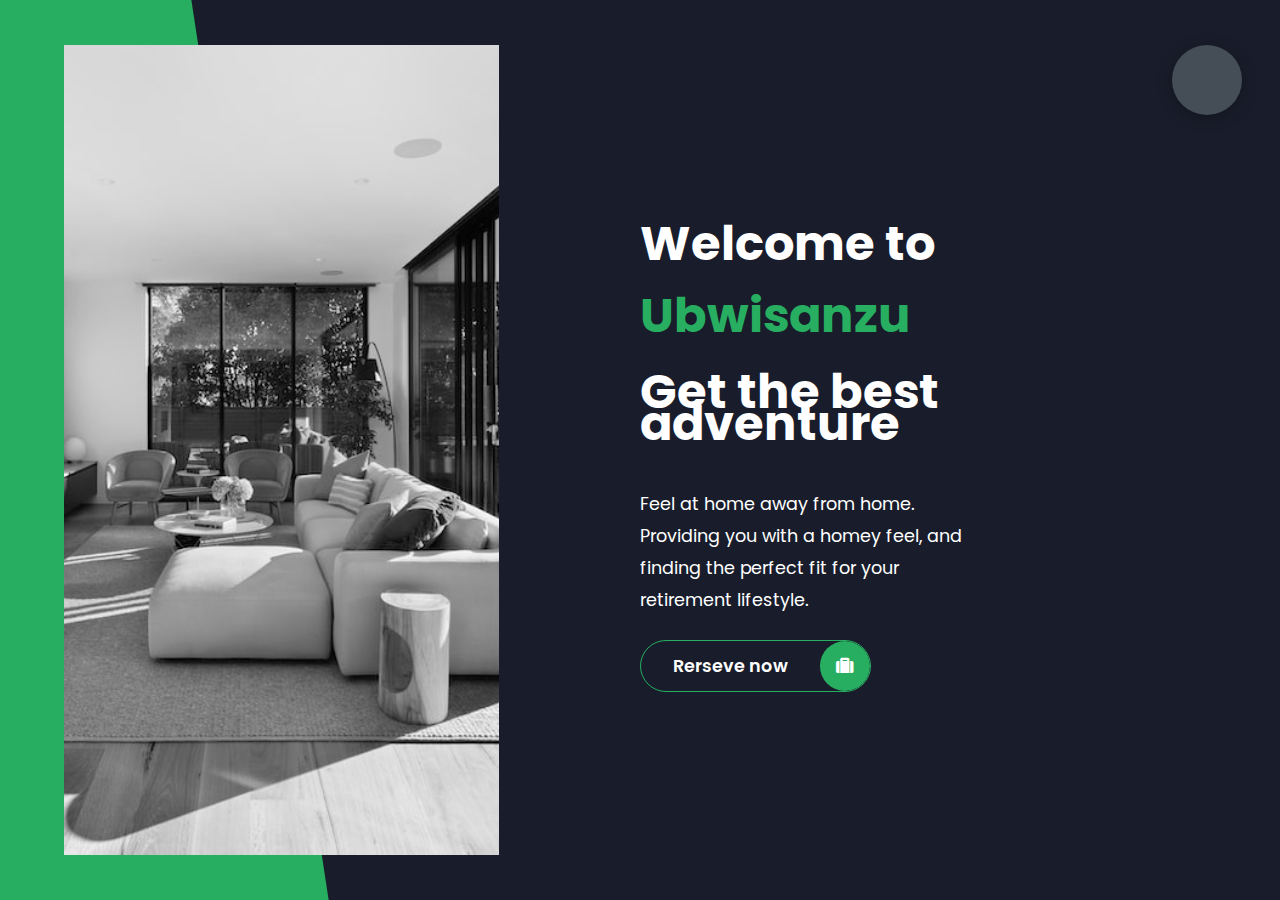
<file: index.html>
<!-- The following HTML code defines the basic structure of the Ubwisanzu website -->
<html lang="en">
<head>
    <!-- Meta tags for character encoding and responsiveness -->
    <meta charset="UTF-8">
    <meta name="viewport" content="width=device-width, initial-scale=1.0">

    <!-- Title of the website -->
    <title>Ubwisanzu</title>

    <!-- Link to the external CSS stylesheet -->
    <link rel="stylesheet" href="styles/styles.css">

    <!-- Link to Google Fonts and Font Awesome icons -->
    <link rel="preconnect" href="https://fonts.googleapis.com">
    <link rel="preconnect" href="https://fonts.gstatic.com" crossorigin>
    <link rel="stylesheet" href="https://cdnjs.cloudflare.com/ajax/libs/font-awesome/5.15.4/css/all.min.css" integrity="sha512-1ycn6IcaQQ40/MKBW2W4Rhis/DbILU74C1vSrLJxCq57o941Ym01SwNsOMqvEBFlcgUa6xLiPY/NS5R+E6ztJQ==" crossorigin="anonymous" referrerpolicy="no-referrer" />
    <link href="https://fonts.googleapis.com/css2?family=Poppins:wght@400;500;600;700;800&display=swap" rel="stylesheet">
</head>
<body>
    
    <!-- Header section with the main content -->
    <header class="container header active" id="home">
        <!-- Header content with left and right sides -->
        <div class="header-content">
            <!-- Left side of the header with a shape and an image -->
            <div class="left-header">
                <div class="h-shape"></div>
                <div class="image">
                    <img src="image/inside.jpg" alt="">
                </div>
            </div>
            <!-- Right side of the header with a welcome message and a call-to-action button -->
            <div class="right-header">
                <h1 class="name">
                    Welcome to<span> Ubwisanzu</span>
                   <p> Get the best adventure</p>
                    
                </h1>
                <p>
                    Feel at home away from home.     
                Providing you with a homey feel, and
                finding the perfect fit for your retirement lifestyle.
                </p>
                <div class="btn-con">
                    <a href="" class="main-btn">
                        <span class="btn-text">Rerseve now</span>
                        <span class="btn-icon"><i class="fas fa-suitcase"></i></span>
                    </a>
                </div>
            </div>
        </div>
    </header>

    <!-- Main content section -->
    <main>
        <!-- About section with information about the Ubwisanzu web application -->
        <section class="container about" id="about">
            <div class="main-title">
                <h2>About <span>Us</span><span class="bg-text">the stats</span></h2>
            </div>
            <div class="about-container">
                <!-- Left side of the about section with a description and a sign-up button -->
                <div class="left-about">
                    <h4>Information About Ubwisanzu Web Application</h4>
                    <p>
                        Ubwisanzu is a revolutionary web application that aims to simplify and streamline the process of finding and securing your dream retirement home. Our platform caters specifically to retirees, offering a wide range of retirement houses available for both rent and purchase.
                        We understand that choosing the perfect retirement home is a significant decision in one's life. Therefore, Ubwisanzu is designed to provide a user-friendly experience, ensuring that retirees can easily browse through various options, compare features, and make well-informed choices.
                    </p>
                    <div class="btn-con">
                        <a href="#" class="main-btn">
                            <span class="btn-text">Sign Up</span>
                        </a>
                    </div>
                </div>
                <!-- Right side of the about section with statistics and progress bars -->
                <div class="right-about">
                    <div class="about-item">
                        <div class="abt-text">
                            <p class="large-text">10+</p>
                            <p class="small-text">Projects <br /> To Accomplish</p>
                        </div>
                    </div>
                    <!-- More about-item elements with different statistics -->
                    <!-- ... -->
                </div>
            </div>
            <!-- Additional section with key features and progress bars -->
            <!-- ... -->
        </section>

        <!-- Service section with information about provided services -->
        <section class="container" id="service">
            <!-- Title of the service section -->
            <div class="main-title">
                <h2>What <span>Services</span><span class="bg-text">We Provide</span></h2>
            </div>
            <p class="port-text">
                Here are some of the services Ubwisanzu provides.
            </p>
            <!-- Services with images and hover items -->
            <div class="services">
                <div class="service-item">
                    <!-- ... -->
                </div>
                <!-- More service items with different content -->
                <!-- ... -->
            </div>
        </section>

        <!-- Blogs section with information about blog posts -->
        <section class="container" id="blogs">
            <!-- Title of the blogs section -->
            <div class="blogs-content">
                <div class="main-title">
                    <h2>My <span>Blogs</span><span class="bg-text">My Blogs</span></h2>
                </div>
                <!-- Blog posts with images and text -->
                <div class="blogs">
                    <div class="blog">
                        <!-- ... -->
                    </div>
                    <!-- More blog posts with different content -->
                    <!-- ... -->
                </div>
            </div>
        </section>

        <!-- Contact section with contact information and a contact form -->
        <section class="container contact" id="contact">
            <!-- Title of the contact section -->
            <div class="contact-container">
                <div class="main-title">
                    <h2>Contact <span>Us</span><span class="bg-text">Contact</span></h2>
                </div>
                <div class="contact-content-con">
                    <!-- Left side of the contact section with contact information -->
                    <div class="left-contact">
                        <h4>Find our address here</h4>
                        <p>
                            For any inquiries or to visit us in person, please find our address and contacts below:
                        </p>
                        <!-- Contact information with icons -->
                        <div class="contact-info">
                            <div class="contact-item">
                                <!-- ... -->
                            </div>
                            <!-- More contact items with different information -->
                            <!-- ... -->
                        </div>
                        <!-- Contact icons for social media -->
                        <div class="contact-icons">
                            <!-- ... -->
                        </div>
                    </div>
                    <!-- Right side of the contact section with a contact form -->
                    <div class="right-contact">
                        <form action="" class="contact-form">
                            <!-- ... -->
                        </form>
                    </div>
                </div>
            </div>
        </section>
    </main>

    <!-- Controls section for navigation -->
    <div class="controls">
        <!-- ... -->
    </div>

    <!-- Theme button for changing the theme -->
    <div class="theme-btn">
        <!-- ... -->
    </div>

    <!-- JavaScript file -->
    <script src="index.js"></script>
</body>
</html>
</file>
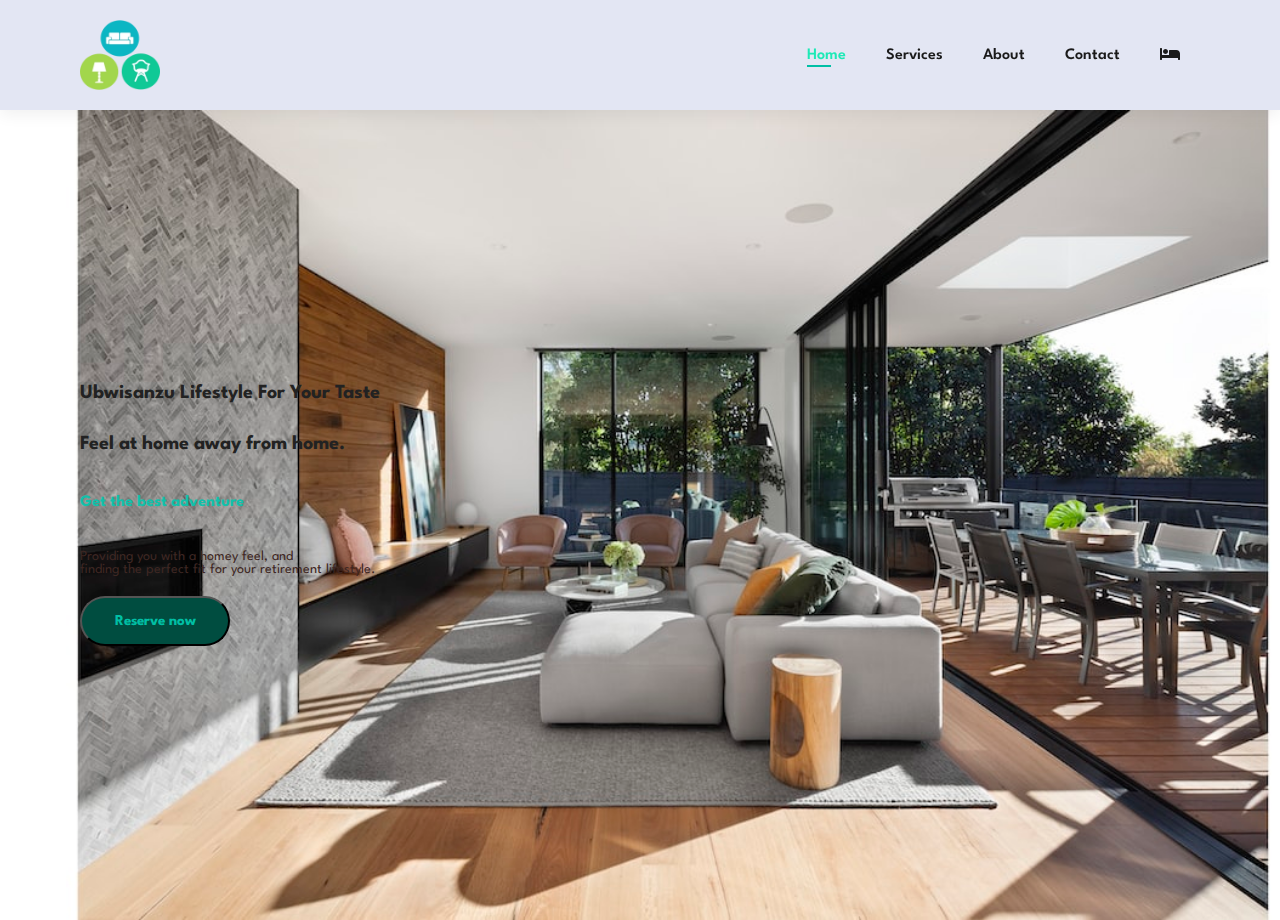
<file: landing.html>
<html lang="en">
<head>
    <meta charset="UTF-8">
    <meta name="viewport" content="width=device-width, initial-scale=1.0">
    <link rel="stylesheet" href="style.css">
    <link rel="stylesheet" href="https://pro.fontawesome.com/releases/v5.10.0/css/all.css" />
    <title>landing page</title>
</head>
<body>
    <section id ="header">
        <a href="#"><img src="assets/image/serenity.webp" alt=""  height="70px" width="80px"></a>
        <div>
            <ul id="navbar">
                <li><a class="active" href="index.html">Home</a></li>
                <li><a href="services.html">Services</a></li>
                <li><a href="about.html">About</a></li>
                <li><a href="contact.html">Contact</a></li>
                <li><a href="house.html"><i class="fa fa-bed" aria-hidden="true"></i></a></li>
            </ul>

        </div>
    </section>
    <section id="hero">
       <h4>Ubwisanzu Lifestyle For Your Taste</h4>
       <h2>Feel at home away from home.</h2>
       <h1>Get the best adventure</h1>
       <p>Providing you with a homey feel, and <br> finding the perfect fit for your retirement lifestyle.</p>
       <button>Reserve now</button>
    </section>
</body>
</html>
</file>
<file: styles/styles.css>
* {
  margin: 0;
  padding: 0;
  box-sizing: border-box;
  list-style: none;
}

:root {
  --color-primary: #191d2b;
  --color-secondary: #27AE60;
  --color-white: #FFFFFF;
  --color-black: #000;
  --color-grey0: #f8f8f8;
  --color-grey-1: #dbe1e8;
  --color-grey-2: #b2becd;
  --color-grey-3: #6c7983;
  --color-grey-4: #454e56;
  --color-grey-5: #2a2e35;
  --color-grey-6: #12181b;
  --br-sm-2: 14px;
  --box-shadow-1: 0 3px 15px rgba(0,0,0,.3);
}

.light-mode {
  --color-primary: #FFFFFF;
  --color-secondary: #F56692;
  --color-white: #454e56;
  --color-black: #000;
  --color-light-blue: #3498db;
  --color-grey-1: var(--color-light-blue);
  --color-grey-2: var(--color-light-blue);
  --color-grey-3: var(--color-light-blue);
  --color-grey-5: var(--color-light-blue);
}


body {
  background-color: var(--color-primary);
  font-family: "Poppins", sans-serif;
  font-size: 1.1rem;
  color: var(--color-white);
  transition: all 0.4s ease-in-out;
}

a {
  display: inline-block;
  text-decoration: none;
  color: inherit;
  font-family: inherit;
}

header {
  min-height: 100vh;
  color: var(--color-white);
  overflow: hidden;
  padding: 0 !important;
}

section {
  min-height: 100vh;
  width: 100%;
  position: absolute;
  left: 0;
  top: 0;
  padding: 3rem 18rem;
}

.container {
  display: none;
  transform: translateY(-100%) scale(0);
  transition: all 0.4s ease-in-out;
  background-color: var(--color-primary);
}

.active {
  display: block;
  animation: appear 1s ease-in-out;
  transform: translateY(0) scaleY(1);
}
@keyframes appear {
  0% {
    transform: translateY(-100%) scaleY(0);
  }
  100% {
    transform: translateY(0) scaleY(1);
  }
}

.controls {
  position: fixed;
  z-index: 10;
  top: 50%;
  right: 3%;
  display: flex;
  flex-direction: column;
  align-items: center;
  justify-content: center;
  transform: translateY(-50%);
}
.controls .control {
  padding: 1rem;
  cursor: pointer;
  background-color: var(--color-grey-4);
  width: 55px;
  height: 55px;
  border-radius: 50%;
  display: flex;
  justify-content: center;
  align-items: center;
  margin: 0.7rem 0;
  box-shadow: var(--box-shadow-1);
}
.controls .control i {
  font-size: 1.2rem;
  color: var(--color-grey-2);
  pointer-events: none;
}
.controls .active-btn {
  background-color: var(--color-secondary);
  transition: all 0.4s ease-in-out;
}
.controls .active-btn i {
  color: var(--color-white);
}

.theme-btn {
  top: 5%;
  right: 3%;
  width: 70px;
  height: 70px;
  border-radius: 50%;
  background-color: var(--color-grey-4);
  cursor: pointer;
  position: fixed;
  display: flex;
  justify-content: center;
  align-items: center;
  box-shadow: 0 3px 15px rgba(0, 0, 0, 0.3);
  transition: all 0.1s ease-in-out;
}
.theme-btn:active {
  transform: translateY(-3px);
}
.theme-btn i {
  font-size: 1.4rem;
  color: var(--color-grey-2);
  pointer-events: none;
}

/*Header-content*/
.header-content {
  display: grid;
  grid-template-columns: repeat(2, 1fr);
  min-height: 100vh;
}
.header-content .left-header {
  display: flex;
  align-items: center;
  position: relative;
}
.header-content .left-header .h-shape {
  transition: all 0.4s ease-in-out;
  width: 65%;
  height: 100%;
  background-color: var(--color-secondary);
  position: absolute;
  left: 0;
  top: 0;
  z-index: -1;
  clip-path: polygon(0 0, 46% 0, 79% 100%, 0% 100%);
}
.header-content .left-header .image {
  border-radius: var(--br-sm-2);
  height: 90%;
  width: 68%;
  margin-left: 4rem;
  background-color: var(--color-black);
  transition: all 0.4s ease-in-out;
}
.header-content .left-header .image img {
  width: 100%;
  height: 100%;
  object-fit: cover;
  transition: all 0.4s ease-in-out;
  filter: grayscale(100%);
}
.header-content .left-header .image img:hover {
  filter: grayscale(0);
}
.header-content .right-header {
  display: flex;
  flex-direction: column;
  justify-content: center;
  padding-right: 18rem;
}
.header-content .right-header .name {
  font-size: 3rem;
}
.header-content .right-header .name span {
  color: var(--color-secondary);
}
.header-content .right-header p {
  margin: 1.5rem 0;
  line-height: 2rem;
}

/*About*/
.about-container {
  display: grid;
  grid-template-columns: repeat(2, 1fr);
  padding-top: 3.5rem;
  padding-bottom: 5rem;
}
.about-container .right-about {
  display: grid;
  grid-template-columns: repeat(2, 1fr);
  grid-gap: 2rem;
}
.about-container .right-about .about-item {
  border: 1px solid var(--color-grey-5);
  border-radius: 5px;
  transition: all 0.4s ease-in-out;
  box-shadow: 1px 2px 15px rgba(0, 0, 0, 0.1);
}
.about-container .right-about .about-item:hover {
  cursor: default;
  transform: translateY(-5px);
  border: 1px solid var(--color-secondary);
  box-shadow: 1px 4px 15px rgba(0, 0, 0, 0.32);
}
.about-container .right-about .about-item .abt-text {
  padding: 1.5rem;
  display: flex;
  flex-direction: column;
}
.about-container .right-about .about-item .abt-text .large-text {
  font-size: 3rem;
  font-weight: 700;
  color: var(--color-secondary);
}
.about-container .right-about .about-item .abt-text .small-text {
  padding-left: 3rem;
  position: relative;
  text-transform: uppercase;
  font-size: 1.2rem;
  color: var(--color-grey-1);
  letter-spacing: 2px;
}
.about-container .right-about .about-item .abt-text .small-text::before {
  content: "";
  position: absolute;
  left: 0;
  top: 15px;
  width: 2rem;
  height: 2px;
  background-color: var(--color-grey-5);
}
.about-container .left-about {
  padding-right: 5rem;
}
.about-container .left-about p {
  line-height: 2rem;
  padding: 1rem;
  color: var(--color-grey-1);
}
.about-container .left-about h4 {
  font-size: 2rem;
  text-transform: uppercase;
}

.about-stats {
  padding-bottom: 4rem;
}
.about-stats .progress-bars {
  display: grid;
  grid-template-columns: repeat(2, 1fr);
  grid-gap: 2rem;
}
.about-stats .progress-bars .progress-bar {
  display: flex;
  flex-direction: column;
}
.about-stats .progress-bars .progress-bar .prog-title {
  text-transform: uppercase;
  font-weight: 500;
}
.about-stats .progress-bars .progress-bar .progress-con {
  display: flex;
  align-items: center;
}
.about-stats .progress-bars .progress-bar .progress-con .prog-text {
  color: var(--color-grey-2);
}
.about-stats .progress-bars .progress-bar .progress-con .progress {
  width: 100%;
  height: 0.45rem;
  background-color: var(--color-grey-4);
  margin-left: 1rem;
  position: relative;
}
.about-stats .progress-bars .progress-bar .progress-con .progress span {
  position: absolute;
  top: 0;
  left: 0;
  height: 100%;
  background-color: var(--color-secondary);
  transition: all 0.4s ease-in-out;
  width: 60%;
}
.about-stats .progress-bars .progress-bar .progress-con .progress .html {
  width: 80%;
}
.about-stats .progress-bars .progress-bar .progress-con .progress .css {
  width: 95%;
}
.about-stats .progress-bars .progress-bar .progress-con .progress .js {
  width: 75%;
}
.about-stats .progress-bars .progress-bar .progress-con .progress .react {
  width: 60%;
}
.about-stats .progress-bars .progress-bar .progress-con .progress .node {
  width: 87%;
}
.about-stats .progress-bars .progress-bar .progress-con .progress .python {
  width: 70%;
}

.stat-title {
  text-transform: uppercase;
  font-size: 1.4rem;
  text-align: center;
  padding: 3.5rem 0;
  position: relative;
}
.stat-title::before {
  content: "";
  position: absolute;
  left: 50%;
  top: 0;
  width: 40%;
  height: 1px;
  background-color: var(--color-grey-5);
  transform: translateX(-50%);
}

/*Timeline*/
.timeline {
  display: grid;
  grid-template-columns: repeat(2, 1fr);
  grid-gap: 2rem;
  padding-bottom: 3rem;
}
.timeline .timeline-item {
  position: relative;
  padding-left: 3rem;
  border-left: 1px solid var(--color-grey-5);
}
.timeline .timeline-item .tl-icon {
  position: absolute;
  left: -27px;
  top: 0;
  background-color: var(--color-secondary);
  width: 50px;
  height: 50px;
  border-radius: 50%;
  display: flex;
  align-items: center;
  justify-content: center;
}
.timeline .timeline-item .tl-icon i {
  font-size: 1.3rem;
}
.timeline .timeline-item .tl-duration {
  padding: 0.2rem 0.6rem;
  background-color: var(--color-grey-5);
  border-radius: 15px;
  display: inline-block;
  font-size: 0.8rem;
  text-transform: uppercase;
  font-weight: 500;
}
.timeline .timeline-item h5 {
  padding: 1rem 0;
  text-transform: uppercase;
  font-size: 1.3rem;
  font-weight: 600;
}
.timeline .timeline-item h5 span {
  color: var(--color-grey-2);
  font-weight: 500;
  font-size: 1.2rem;
}
.timeline .timeline-item p {
  color: var(--color-grey-2);
}

.port-text {
  padding: 2rem 0;
  text-align: center;
}
/* service section */
.services{
  display: grid;
  grid-template-columns: repeat(3, 1fr);
  grid-gap: 2rem;
  margin-top: 3rem;
}
.services .service-item {
  position: relative;
  border-radius: 15px;
}
.services .service-item img {
  width: 100%;
  height: 300px;
  object-fit: cover;
  border-radius: 15px;
}
.services .service-item .hover-items {
  width: 100%;
  height: 100%;
  background-color: var(--color-secondary);
  position: absolute;
  left: 0;
  top: 0;
  border-radius: 15px;
  display: flex;
  justify-content: center;
  align-items: center;
  flex-direction: column;
  opacity: 0;
  transform: scale(0);
  transition: all 0.4s ease-in-out;
}
.services .service-item .hover-items h3 {
  font-size: 1.5rem;
  color: var(--color-white);
  margin-bottom: 1.5rem;
}
.services .service-item .hover-items .icons {
  display: flex;
  justify-content: center;
  align-items: center;
}
.services .service-item .hover-items .icons .icon {
  background-color: var(--color-primary);
  border-radius: 50%;
  width: 50px;
  height: 50px;
  display: flex;
  align-items: center;
  justify-content: center;
  margin: 0 1rem;
  cursor: pointer;
  transition: all 0.4s ease-in-out;
}
.services .service-item .hover-items .icons .icon i {
  font-size: 1.5rem;
  color: var(--color-white);
  margin: 0 1rem;
}
.services .service-item .hover-items .icons .icon:hover {
  background-color: var(--color-white);
}
.services .service-item .hover-items .icons .icon:hover i {
  color: var(--color-primary);
}

.service-item:hover .hover-items {
  opacity: 1;
  transform: scale(1);
}
/* blog section */
.blogs {
  display: grid;
  grid-template-columns: repeat(3, 1fr);
  grid-gap: 2rem;
  margin-top: 3rem;
}
.blogs .blog {
  position: relative;
  background-color: var(--color-grey-5);
  border-radius: 5px;
  box-shadow: 1px 1px 20px rgba(0, 0, 0, 0.1);
  transition: all 0.4s ease-in-out;
}
.blogs .blog:hover {
  box-shadow: 1px 1px 20px rgba(0, 0, 0, 0.3);
  transform: translateY(-5px);
  transition: all 0.4s ease-in-out;
}
.blogs .blog:hover img {
  filter: grayscale(0);
  transform: scale(1.1);
  box-shadow: 0px 4px 15px rgba(0, 0, 0, 0.8);
}
.blogs .blog img {
  width: 100%;
  height: 300px;
  object-fit: cover;
  border-top-left-radius: 5px;
  border-top-right-radius: 5px;
  filter: grayscale(100%);
  transition: all 0.4s ease-in-out;
}
.blogs .blog .blog-text {
  margin-top: -7px;
  padding: 1.1rem;
  border-top: 8px solid var(--color-secondary);
}
.blogs .blog .blog-text h4 {
  font-size: 1.5rem;
  margin-bottom: 0.7rem;
  transition: all 0.4s ease-in-out;
  cursor: pointer;
}
.blogs .blog .blog-text h4:hover {
  color: var(--color-secondary);
}
.blogs .blog .blog-text p {
  color: var(--color-grey-2);
  line-height: 2rem;
  padding-bottom: 1rem;
}

.contact-content-con {
  display: flex;
  padding-top: 3.5rem;
}
.contact-content-con .left-contact {
  flex: 2;
}
.contact-content-con .left-contact h4 {
  margin-top: 1rem;
  font-size: 2rem;
  text-transform: uppercase;
}
.contact-content-con .left-contact p {
  margin: 1rem 0;
  line-height: 2rem;
}
.contact-content-con .left-contact .contact-info .contact-item {
  display: flex;
  align-items: center;
  justify-content: space-between;
}
.contact-content-con .left-contact .contact-info .contact-item p {
  margin: 0.3rem 0 !important;
  padding: 0 !important;
}
.contact-content-con .left-contact .contact-info .contact-item .icon {
  display: grid;
  grid-template-columns: 40px 1fr;
}
.contact-content-con .left-contact .contact-info .contact-item .icon i {
  display: flex;
  align-items: center;
  font-size: 1.3rem;
}
.contact-content-con .left-contact .contact-icon {
  display: flex;
  margin-top: 2rem;
}
.contact-content-con .left-contact .contact-icon a {
  display: flex;
  align-items: center;
  color: var(--color-white);
  background-color: var(--color-grey-5);
  cursor: pointer;
  justify-content: center;
  width: 50px;
  height: 50px;
  border-radius: 50%;
  margin: 0 0.4rem;
  transition: all 0.4s ease-in-out;
}
.contact-content-con .left-contact .contact-icon a:hover {
  background-color: var(--color-secondary);
}
.contact-content-con .left-contact .contact-icon a:hover i {
  color: var(--color-primary);
}
.contact-content-con .left-contact .contact-icon a i {
  display: flex;
  align-items: center;
  justify-content: center;
  font-size: 1.3rem;
}
.contact-content-con .right-contact {
  flex: 3;
  margin-left: 3rem;
}
.contact-content-con .right-contact .input-control {
  margin: 1.5rem 0;
}
.contact-content-con .right-contact .input-control input, .contact-content-con .right-contact .input-control textarea {
  border-radius: 30px;
  font-weight: inherit;
  font-size: inherit;
  font-family: inherit;
  padding: 0.8rem 1.1rem;
  outline: none;
  border: none;
  background-color: var(--color-grey-5);
  width: 100%;
  color: var(--color-white);
  resize: none;
}
.contact-content-con .right-contact .i-c-2 {
  display: flex;
}
.contact-content-con .right-contact .i-c-2 :last-child {
  margin-left: 1.5rem;
}
.contact-content-con .right-contact .submit-btn {
  display: flex;
  justify-content: flex-start;
}

/*Independed components*/
.btn-con {
  display: flex;
  align-self: flex-start;
}

.main-btn {
  border-radius: 30px;
  color: inherit;
  font-weight: 600;
  position: relative;
  border: 1px solid var(--color-secondary);
  display: flex;
  align-self: flex-start;
  align-items: center;
  overflow: hidden;
}
.main-btn .btn-text {
  padding: 0 2rem;
}
.main-btn .btn-icon {
  background-color: var(--color-secondary);
  display: flex;
  align-items: center;
  justify-content: center;
  border-radius: 50%;
  padding: 1rem;
}
.main-btn::before {
  content: "";
  position: absolute;
  top: 0;
  right: 0;
  transform: translateX(100%);
  transition: all 0.4s ease-out;
  z-index: -1;
}
.main-btn:hover {
  transition: all 0.4s ease-out;
}
.main-btn:hover::before {
  width: 100%;
  height: 100%;
  background-color: var(--color-secondary);
  transform: translateX(0);
  transition: all 0.4s ease-out;
}

.main-title {
  text-align: center;
}
.main-title h2 {
  position: relative;
  text-transform: uppercase;
  font-size: 4rem;
  font-weight: 700;
}
.main-title h2 span {
  color: var(--color-secondary);
}
.main-title h2 .bg-text {
  position: absolute;
  top: 50%;
  left: 50%;
  color: var(--color-grey-5);
  transition: all 0.4s ease-in-out;
  z-index: -1;
  transform: translate(-50%, -50%);
  font-weight: 800;
  font-size: 6.3rem;
}

.about-container .left-about p {
  padding-left: 0;
}

@media screen and (max-width: 600px) {
  header {
    padding: 0 !important;
  }

  .theme-btn {
    width: 50px;
    height: 50px;
  }

  .header-content {
    grid-template-columns: repeat(1, 1fr);
    padding-bottom: 6rem;
  }

  .left-header .h-shape {
    display: none;
  }

  .right-header {
    grid-row: 1;
    padding-right: 0rem !important;
    width: 90%;
    margin: 0 auto;
  }
  .right-header .name {
    font-size: 2.5rem !important;
    text-align: center;
    padding-top: 3rem;
  }

  .header-content .left-header .image {
    margin: 0 auto;
    width: 90%;
  }

  .controls {
    top: auto;
    bottom: 0;
    flex-direction: row;
    justify-content: center;
    left: 50%;
    transform: translateX(-50%);
    width: 100%;
    background-color: var(--color-grey-5);
  }
  .controls .control {
    margin: 1rem 0.3rem;
  }

  .about-container {
    grid-template-columns: repeat(1, 1fr);
  }
  .about-container .right-about {
    grid-template-columns: repeat(1, 1fr);
    padding-top: 2.5rem;
  }
  .about-container .left-about {
    padding-right: 0;
  }
  .about-container .left-about p {
    padding-left: 0;
  }

  .timeline {
    grid-template-columns: repeat(1, 1fr);
    padding-bottom: 6rem;
  }

  .container {
    padding: 2rem 2.5rem !important;
  }

  .about-stats .progress-bars {
    grid-template-columns: repeat(1, 1fr);
  }

  .portfolios {
    grid-template-columns: repeat(1, 1fr);
    padding-bottom: 6rem;
    margin-top: 1rem;
  }

  .blogs {
    grid-template-columns: repeat(1, 1fr);
    padding-bottom: 6rem;
  }

  .contact-content-con {
    flex-direction: column;
  }
  .contact-content-con .right-contact {
    margin-left: 0;
    margin-top: 2.5rem;
  }

  .contact-content-con .right-contact .i-c-2 {
    flex-direction: column;
  }

  .contact-content-con .right-contact .i-c-2 :last-child {
    margin-left: 0;
    margin-top: 1.5rem;
  }

  .contact-content-con .right-contact {
    margin-bottom: 6rem;
  }

  .contact-item {
    flex-direction: column;
    margin: 1rem 0;
  }
  .contact-item p {
    font-size: 15px;
    color: var(--color-grey-2);
  }
  .contact-item span {
    font-size: 15px;
  }
  .contact-item .icon {
    grid-template-columns: 25px 1fr;
  }

  .main-title h2 {
    font-size: 2rem;
  }
  .main-title h2 span {
    font-size: 2.3rem;
  }
  .main-title h2 .bg-text {
    font-size: 2.3rem;
  }
}
@media screen and (max-width: 1432px) {
  .container {
    padding: 7rem 11rem;
  }

  .contact-content-con {
    flex-direction: column;
  }
  .contact-content-con .right-contact {
    margin-left: 0;
    margin-top: 2.5rem;
  }

  .contact-content-con .right-contact .i-c-2 {
    flex-direction: column;
  }

  .contact-content-con .right-contact .i-c-2 :last-child {
    margin-left: 0;
    margin-top: 1.5rem;
  }

  .contact-content-con .right-contact {
    margin-bottom: 6rem;
  }

  .main-title h2 .bg-text {
    font-size: 5.5rem;
  }
}
@media screen and (max-width: 1250px) {
  .blogs {
    grid-template-columns: repeat(2, 1fr);
    margin-top: 6rem;
  }

  .services {
    grid-template-columns: repeat(2, 1fr);
  }

  .header-content .right-header {
    padding-right: 9rem;
  }
}
@media screen and (max-width: 660px) {
  .blogs {
    grid-template-columns: repeat(1, 1fr);
  }

  .services {
    grid-template-columns: repeat(1, 1fr);
  }
}
@media screen and (max-width: 1070px) {
  .about-container {
    grid-template-columns: repeat(1, 1fr);
  }
  .about-container .right-about {
    padding-top: 2.5rem;
  }

  .main-title h2 {
    font-size: 4rem;
  }
  .main-title h2 span {
    font-size: 4rem;
  }
  .main-title h2 .bg-text {
    font-size: 4.5rem;
  }
}
@media screen and (max-width: 970px) {
  .container {
    padding: 7rem 6rem;
  }

  .about-container .left-about {
    padding-right: 0rem;
  }

  .header-content {
    grid-template-columns: repeat(1, 1fr);
    padding-bottom: 6rem;
  }

  .left-header .h-shape {
    display: none;
  }
  .left-header .image {
    width: 90% !important;
    margin: 0 auto !important;
  }

  .right-header {
    grid-row: 1;
    padding-right: 0rem !important;
    width: 90%;
    margin: 0 auto;
  }
  .right-header .name {
    font-size: 2.5rem !important;
    text-align: center;
    padding-top: 3rem;
  }
}
@media screen and (max-width: 700px) {
  .container {
    padding: 7rem 3rem;
  }

  .about-stats .progress-bars {
    grid-template-columns: repeat(1, 1fr);
  }

  .about-container .right-about {
    grid-template-columns: repeat(1, 1fr);
  }

  .timeline {
    grid-template-columns: repeat(1, 1fr);
  }

  .main-title h2 {
    font-size: 3rem;
  }
  .main-title h2 span {
    font-size: 3rem;
  }
  .main-title h2 .bg-text {
    font-size: 4rem;
  }
}

/*# sourceMappingURL=styles.css.map */
</file>
<file: style.css>
@import url("https://fonts.googleapis.com/css2?family=Spartan:wght@100;200;300;400;500;600;700;800;900&display=swap");
* {
  margin: 0;
  padding: 0;
  box-sizing: border-box;
  font-family: "Spartan", sans-serif;
}

html {
  scroll-behavior: smooth;
}

/* Global Styles */

h1 {
  font-size: 16px;
  line-height: 64px;
  color: #222;
}

h2 {
  font-size: 20px;
  line-height: 54px;
  color: #222;
}

h4 {
  font-size: 20px;
  color: #222;
  font-weight: bold;
}

h6 {
  font-weight: 700;
  font-size: 12px;
}

p {
  font-size: 14px;
  color: #3E2723;
  margin: 15px 0 20px 0;
}

.section-p1 {
  padding: 40px 80px;
}

.section-m1 {
  margin: 40px 0;
}
button.normal {
    font-size: 14px;
    font-weight: 600;
    padding: 15px 30px;
    background-color: #000;
    color: #fff;
    border-radius: 4px;
    cursor: pointer;
    border: none;
    outline: none;
    transition: 0.3s;
  }


body {
  width: 100%;
}

/* header */
#header {
  display: flex;
  align-items: center;
  justify-content: space-between;
  padding: 20px 80px;
  background: #E3E6F3;
  box-shadow: 0 5px 15px rgba(0, 0, 0, 0.06);
  z-index: 999;
  position: sticky;
  top: 0;
  left: 0;
 
}

#navbar {
  display: flex;
  align-items: center;
  justify-content: center;
}

#navbar li {
  list-style: none;
  padding: 0 20px;
  position: relative;
}

#navbar li a {
  text-decoration: none;
  font-size: 16px;
  font-weight: 600;
  color: #1a1a1a;
  transition: 0.3s ease;
}

#navbar li a:hover,
#navbar li a.active {
  color: #1DE9B6;

}

#navbar li a.active::after,
#navbar li a:hover::after {
  content: "";
  width: 30%;
  height: 2px;
  background: #00BFA5;
  position: absolute;
  bottom: -4px;
  left: 20px;
} 

#hero {
  background-image: url("assets/image/inside.jpg");
  height: 90vh;
  width: 100%;
  background-position: top 25% right 0;
  background-size: contain;
  background-repeat: no-repeat;
  padding: 0 80px;
  display: flex;
  flex-direction: column;
  align-items: flex-start;
  justify-content: center;
}

#hero h4 {
  padding-bottom: 15px;
}

#hero h1 {
  color: #12c0aa;
}

#hero button {
  background-color: #004D40;
  color: #00BFA5;
  width: 150px;
  height: 50px;
  border-radius: 25px;
  padding: 10px;
  cursor: pointer;
  font-weight: 700;
  font-size: 15px;
}

#feature .h2 {
  text-align: center;
}

#feature {
  display: flex;
  align-items: center;
  justify-content: space-between;
  flex-wrap: wrap;
}



#feature .fe-box {
  width : 180px;
  text-align: center;
  padding: 25px 25px;
  box-shadow: 20px 20px 34px rgba(0, 0, 0, 0.03);
  border: 1px solid #cce7d0;
  border-radius: 4px;
  margin: 15px 0;
}

#feature .fe-box:hover {
  box-shadow: 10px 10px 54px rgba(70, 62, 221, 0.1);
}

#feature .fe-box p{
  width: 100%;
  margin-bottom: 10px;
}

#feature .fe-box h6 {
  display: inline-block;
  padding: 9px 8px 6px 8px;
  line-height: 1;
  color: #E3E6F3;
  background-color: #424242;
}

#banner {
  display: flex;
  flex-direction: column;
  justify-content: center;
  align-items: center;
  text-align: center;
  background-image: url(assets/image/sign.jpg);
  width: 100%;
  height: 40vh;
  background-size: cover;
  background-position: center;
}



#banner h4 {
  color: #FFFFFF;
  font-size: 30px;

}

#banner h2 {
  color: #fff;
  font-size: 15px;

}

#banner button:hover {
  background: #00BFA5;
  color: #E3E6F3;
}

#reserve {
  display: flex;
  justify-content: space-between;
  flex-wrap: wrap;
  align-items: center;
  background-image: url("assets/image/leaves.jpeg");
  background-repeat: no-repeat;
  background-position: 20% 30%;
  width: 100%;
  height: 40vh;
  background-size: cover;
}
#reserve h4 {
  font-size: 22px;
  font-weight: 700;
  color: #fff;

}

#reserve p {
  font-size: 14px;
  font-weight: 700;
  color: #fff;

}

#reserve p span{
  color: #004D40;

}

#reserve .form{
  display: flex;
  width: 40%;
}

#reserve input{
  height: 3.125rem;
  padding: 0 1.25em;
  font-size: 14px;
  width: 100%;
  border: 1px solid transparent;
  outline: none;
}

#reserve button {
  background-color: #00BFA5;
  color: #fff;
  white-space: nowrap;
}
</file>
